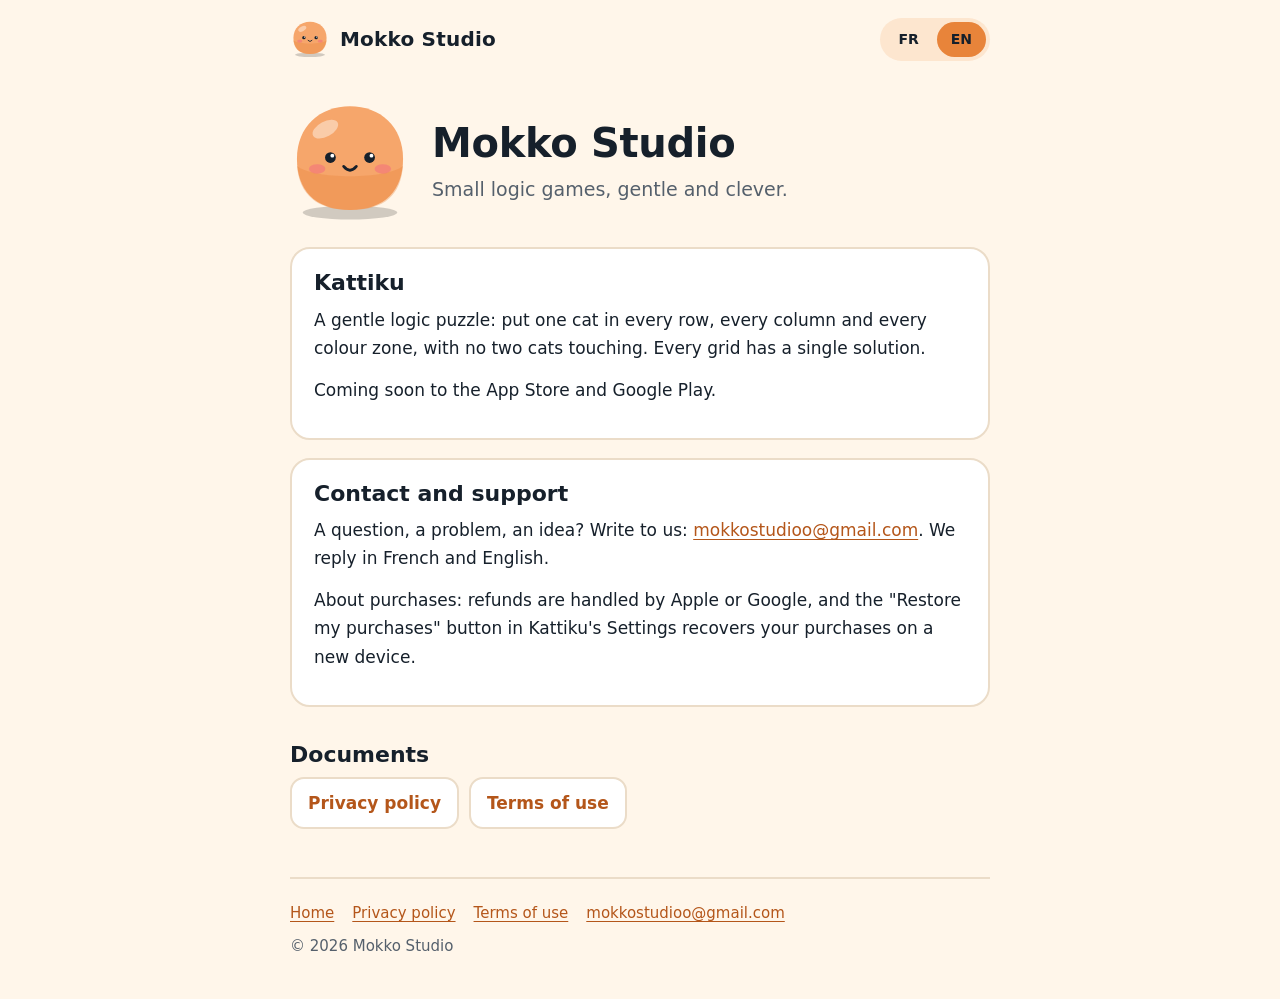
<file: index.html>
<!doctype html>
<html lang="fr" data-lang="fr">
<head>
<meta charset="utf-8">
<meta name="viewport" content="width=device-width, initial-scale=1">
<title>Mokko Studio · Kattiku</title>
<meta name="description" content="Mokko Studio fait de petits jeux de logique, doux et malins. Contact et assistance pour Kattiku.">
<meta name="color-scheme" content="light dark">
<link rel="icon" href="mokko.svg" type="image/svg+xml">
<link rel="stylesheet" href="style.css">
<script>document.documentElement.className='js';</script>
</head>
<body>
<div class="wrap">
<header class="top">
  <a class="brand" href="index.html"><img src="mokko.svg" alt="" width="40" height="40"><span>Mokko Studio</span></a>
  <div class="lang no-js-hide" role="group" aria-label="Langue / Language">
    <button type="button" data-set="fr" aria-pressed="true">FR</button>
    <button type="button" data-set="en" aria-pressed="false">EN</button>
  </div>
</header>
<main>
<div data-l="fr" lang="fr">
<div class="hero"><img src="mokko.svg" alt="" width="120" height="128"><div>
<h1>Mokko Studio</h1>
<p class="lead">De petits jeux de logique, doux et malins.</p></div></div>
<div class="card">
<h2>Kattiku</h2>
<p>Un puzzle de logique tout doux : place un chat dans chaque ligne, chaque colonne et chaque zone de couleur, sans que deux chats se touchent. Chaque grille a une seule solution.</p>
<p>Bientôt sur l'App Store et Google Play.</p>
</div>
<div class="card" id="contact">
<h2>Contact et assistance</h2>
<p>Une question, un problème, une idée ? Écris-nous : <a href="mailto:mokkostudioo@gmail.com">mokkostudioo@gmail.com</a>. Nous répondons en français et en anglais.</p>
<p>Pour un achat : les remboursements passent par Apple ou Google, et le bouton « Restaurer mes achats » dans les Réglages de Kattiku retrouve tes achats sur un nouvel appareil.</p>
</div>
<h2>Documents</h2>
<div class="links"><a href="privacy.html">Politique de confidentialité</a><a href="terms.html">Conditions d'utilisation</a></div>
</div>
<div data-l="en" lang="en">
<div class="hero"><img src="mokko.svg" alt="" width="120" height="128"><div>
<h1>Mokko Studio</h1>
<p class="lead">Small logic games, gentle and clever.</p></div></div>
<div class="card">
<h2>Kattiku</h2>
<p>A gentle logic puzzle: put one cat in every row, every column and every colour zone, with no two cats touching. Every grid has a single solution.</p>
<p>Coming soon to the App Store and Google Play.</p>
</div>
<div class="card" id="contact-en">
<h2>Contact and support</h2>
<p>A question, a problem, an idea? Write to us: <a href="mailto:mokkostudioo@gmail.com">mokkostudioo@gmail.com</a>. We reply in French and English.</p>
<p>About purchases: refunds are handled by Apple or Google, and the "Restore my purchases" button in Kattiku's Settings recovers your purchases on a new device.</p>
</div>
<h2>Documents</h2>
<div class="links"><a href="privacy.html">Privacy policy</a><a href="terms.html">Terms of use</a></div>
</div>
</main>
<footer>
  <nav>
    <a href="index.html"><span data-l="fr">Accueil</span><span data-l="en">Home</span></a>
    <a href="privacy.html"><span data-l="fr">Politique de confidentialité</span><span data-l="en">Privacy policy</span></a>
    <a href="terms.html"><span data-l="fr">Conditions d'utilisation</span><span data-l="en">Terms of use</span></a>
    <a href="mailto:mokkostudioo@gmail.com">mokkostudioo@gmail.com</a>
  </nav>
  <div>© 2026 Mokko Studio</div>
</footer>
</div>
<script>
(function () {
  var T = { fr: { t: 'Mokko Studio · Kattiku', d: 'Mokko Studio fait de petits jeux de logique, doux et malins. Contact et assistance pour Kattiku.' }, en: { t: 'Mokko Studio · Kattiku', d: 'Mokko Studio makes small logic games, gentle and clever. Contact and support for Kattiku.' } };
  var root = document.documentElement;
  var q = (location.search.match(/[?&]lang=(fr|en)/) || [])[1];
  var lang = q || (((navigator.language || 'fr').slice(0, 2) === 'fr') ? 'fr' : 'en');
  function apply(l) {
    lang = l; root.setAttribute('data-lang', l); root.lang = l;
    document.title = T[l].t;
    var m = document.querySelector('meta[name=description]'); if (m) m.setAttribute('content', T[l].d);
    var bs = document.querySelectorAll('.lang button');
    for (var i = 0; i < bs.length; i++) bs[i].setAttribute('aria-pressed', String(bs[i].getAttribute('data-set') === l));
    var as = document.querySelectorAll('a[href]');
    for (var j = 0; j < as.length; j++) {
      var h = as[j].getAttribute('href');
      if (/^(index|privacy|terms)\.html/.test(h)) { h = h.replace(/\?lang=(fr|en)/, ''); var hash = ''; var k = h.indexOf('#'); if (k >= 0) { hash = h.slice(k); h = h.slice(0, k); } as[j].setAttribute('href', h + '?lang=' + l + hash); }
    }
    try { history.replaceState(null, '', location.pathname + '?lang=' + l + location.hash); } catch (e) {}
  }
  document.addEventListener('click', function (e) { var b = e.target.closest && e.target.closest('[data-set]'); if (b) apply(b.getAttribute('data-set')); });
  apply(lang);
})();
</script>
</body>
</html>
</file>
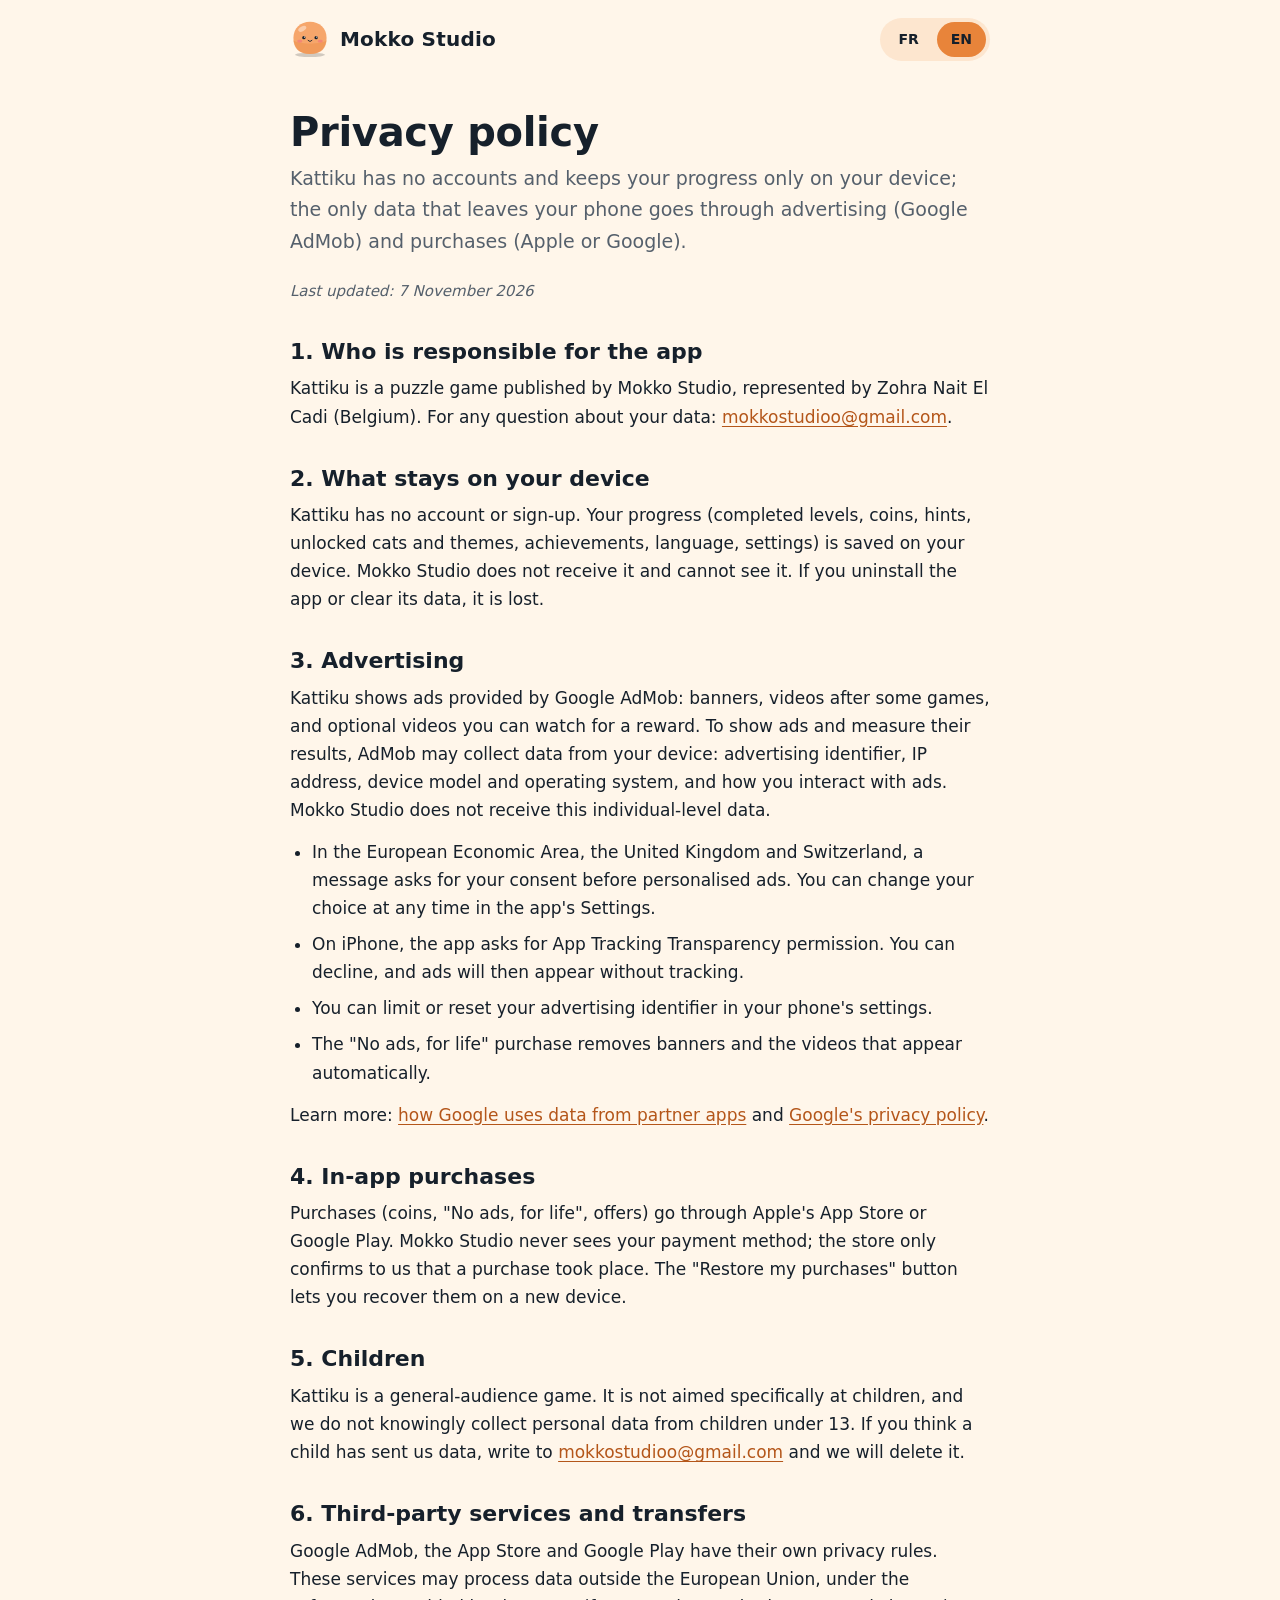
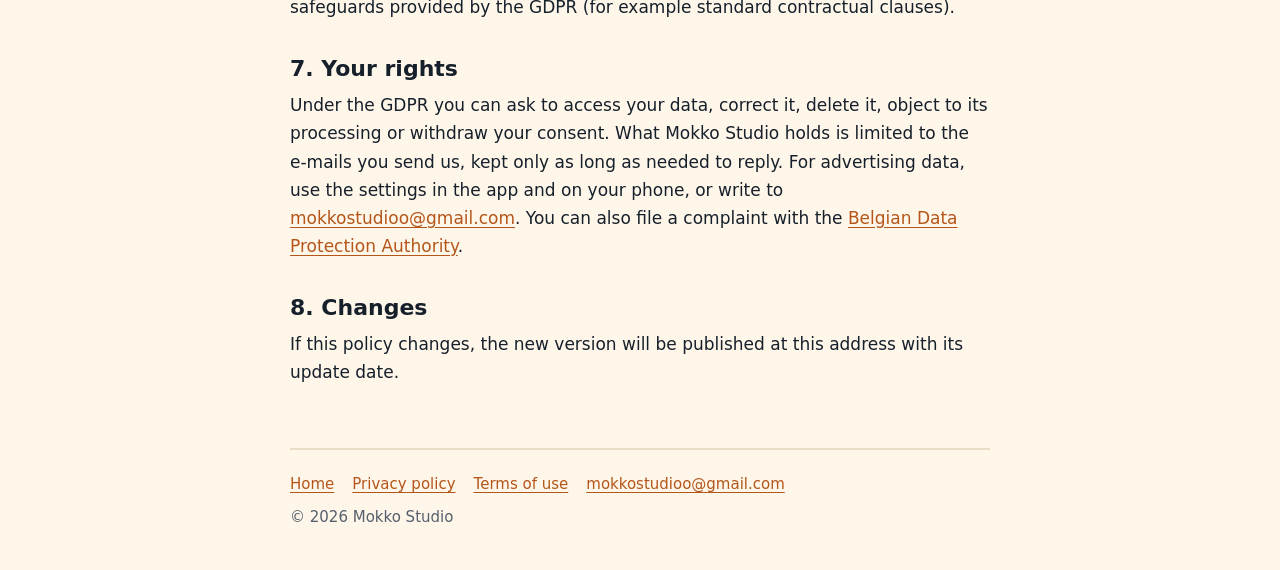
<file: privacy 1.html>
<!doctype html>
<html lang="fr" data-lang="fr">
<head>
<meta charset="utf-8">
<meta name="viewport" content="width=device-width, initial-scale=1">
<title>Politique de confidentialité · Kattiku · Mokko Studio</title>
<meta name="description" content="Politique de confidentialité de Kattiku, édité par Mokko Studio : données, publicités, achats et droits RGPD.">
<meta name="color-scheme" content="light dark">
<link rel="icon" href="mokko.svg" type="image/svg+xml">
<link rel="stylesheet" href="style.css">
<script>document.documentElement.className='js';</script>
</head>
<body>
<div class="wrap">
<header class="top">
  <a class="brand" href="index.html"><img src="mokko.svg" alt="" width="40" height="40"><span>Mokko Studio</span></a>
  <div class="lang no-js-hide" role="group" aria-label="Langue / Language">
    <button type="button" data-set="fr" aria-pressed="true">FR</button>
    <button type="button" data-set="en" aria-pressed="false">EN</button>
  </div>
</header>
<main>
<div data-l="fr" lang="fr">
<h1>Politique de confidentialité</h1>
<p class="lead">Kattiku ne demande aucun compte et garde ta progression uniquement sur ton appareil ; les seules données qui sortent de ton téléphone passent par la publicité (Google AdMob) et les achats (Apple ou Google).</p>
<p class="updated">Dernière mise à jour : 7 novembre 2026</p>
<h2>1. Qui est responsable de l'appli</h2>
<p>Kattiku est un jeu de puzzle édité par Mokko Studio, représenté par Zohra Nait El Cadi (Belgique). Pour toute question sur tes données : <a href="mailto:mokkostudioo@gmail.com">mokkostudioo@gmail.com</a>.</p>
<h2>2. Ce qui reste sur ton appareil</h2>
<p>Kattiku n'a ni compte ni inscription. Ta progression (niveaux réussis, pièces, indices, chats et thèmes débloqués, succès, langue, réglages) est enregistrée sur ton appareil. Mokko Studio ne la reçoit pas et ne peut pas la consulter. Si tu désinstalles l'appli ou effaces ses données, elle est perdue.</p>
<h2>3. Publicités</h2>
<p>Kattiku affiche des publicités fournies par Google AdMob : des bannières, des vidéos après certaines parties et des vidéos facultatives contre une récompense. Pour les afficher et mesurer leurs résultats, AdMob peut collecter des données de ton appareil : identifiant publicitaire, adresse IP, modèle et système de l'appareil, interactions avec les pubs. Mokko Studio ne reçoit pas ces données individuelles.</p>
<ul>
<li>Dans l'Espace économique européen, au Royaume-Uni et en Suisse, un message te demande ton accord avant les pubs personnalisées. Tu peux changer d'avis à tout moment dans les Réglages de l'appli.</li>
<li>Sur iPhone, l'appli te demande l'autorisation de suivi (ATT). Tu peux refuser : les pubs s'affichent alors sans suivi.</li>
<li>Tu peux limiter ou réinitialiser l'identifiant publicitaire dans les réglages de ton téléphone.</li>
<li>L'achat « Sans pubs à vie » supprime les bannières et les vidéos qui s'affichent automatiquement.</li>
</ul>
<p>Pour en savoir plus : <a href="https://policies.google.com/technologies/partner-sites" rel="noopener">comment Google utilise les données des applis partenaires</a> et la <a href="https://policies.google.com/privacy" rel="noopener">politique de confidentialité de Google</a>.</p>
<h2>4. Achats intégrés</h2>
<p>Les achats (pièces, « Sans pubs à vie », offres) passent par l'App Store d'Apple ou par Google Play. Mokko Studio ne voit jamais ton moyen de paiement ; le store nous confirme seulement qu'un achat a eu lieu. Le bouton « Restaurer mes achats » te permet de les retrouver sur un nouvel appareil.</p>
<h2>5. Enfants</h2>
<p>Kattiku est un jeu tout public. Il ne s'adresse pas spécifiquement aux enfants et nous ne collectons sciemment aucune donnée personnelle sur des enfants de moins de 13 ans. Si tu penses qu'un enfant nous a transmis des données, écris-nous à <a href="mailto:mokkostudioo@gmail.com">mokkostudioo@gmail.com</a> et nous les supprimerons.</p>
<h2>6. Services tiers et transferts</h2>
<p>Google AdMob, l'App Store et Google Play ont leurs propres règles de confidentialité. Ces services peuvent traiter des données en dehors de l'Union européenne, avec les garanties prévues par le RGPD (par exemple les clauses contractuelles types).</p>
<h2>7. Tes droits</h2>
<p>Selon le RGPD, tu peux demander l'accès à tes données, leur correction, leur effacement, t'opposer à leur traitement ou retirer ton consentement. Ce que Mokko Studio détient se limite aux e-mails que tu nous envoies, conservés le temps de te répondre. Pour les données de publicité, utilise les réglages de l'appli et de ton téléphone, ou écris à <a href="mailto:mokkostudioo@gmail.com">mokkostudioo@gmail.com</a>. Tu peux aussi déposer une réclamation auprès de l'<a href="https://www.autoriteprotectiondonnees.be" rel="noopener">Autorité de protection des données belge</a>.</p>
<h2>8. Modifications</h2>
<p>Si cette politique change, la nouvelle version sera publiée à cette adresse avec sa date de mise à jour.</p>
</div>
<div data-l="en" lang="en">
<h1>Privacy policy</h1>
<p class="lead">Kattiku has no accounts and keeps your progress only on your device; the only data that leaves your phone goes through advertising (Google AdMob) and purchases (Apple or Google).</p>
<p class="updated">Last updated: 7 November 2026</p>
<h2>1. Who is responsible for the app</h2>
<p>Kattiku is a puzzle game published by Mokko Studio, represented by Zohra Nait El Cadi (Belgium). For any question about your data: <a href="mailto:mokkostudioo@gmail.com">mokkostudioo@gmail.com</a>.</p>
<h2>2. What stays on your device</h2>
<p>Kattiku has no account or sign-up. Your progress (completed levels, coins, hints, unlocked cats and themes, achievements, language, settings) is saved on your device. Mokko Studio does not receive it and cannot see it. If you uninstall the app or clear its data, it is lost.</p>
<h2>3. Advertising</h2>
<p>Kattiku shows ads provided by Google AdMob: banners, videos after some games, and optional videos you can watch for a reward. To show ads and measure their results, AdMob may collect data from your device: advertising identifier, IP address, device model and operating system, and how you interact with ads. Mokko Studio does not receive this individual-level data.</p>
<ul>
<li>In the European Economic Area, the United Kingdom and Switzerland, a message asks for your consent before personalised ads. You can change your choice at any time in the app's Settings.</li>
<li>On iPhone, the app asks for App Tracking Transparency permission. You can decline, and ads will then appear without tracking.</li>
<li>You can limit or reset your advertising identifier in your phone's settings.</li>
<li>The "No ads, for life" purchase removes banners and the videos that appear automatically.</li>
</ul>
<p>Learn more: <a href="https://policies.google.com/technologies/partner-sites" rel="noopener">how Google uses data from partner apps</a> and <a href="https://policies.google.com/privacy" rel="noopener">Google's privacy policy</a>.</p>
<h2>4. In-app purchases</h2>
<p>Purchases (coins, "No ads, for life", offers) go through Apple's App Store or Google Play. Mokko Studio never sees your payment method; the store only confirms to us that a purchase took place. The "Restore my purchases" button lets you recover them on a new device.</p>
<h2>5. Children</h2>
<p>Kattiku is a general-audience game. It is not aimed specifically at children, and we do not knowingly collect personal data from children under 13. If you think a child has sent us data, write to <a href="mailto:mokkostudioo@gmail.com">mokkostudioo@gmail.com</a> and we will delete it.</p>
<h2>6. Third-party services and transfers</h2>
<p>Google AdMob, the App Store and Google Play have their own privacy rules. These services may process data outside the European Union, under the safeguards provided by the GDPR (for example standard contractual clauses).</p>
<h2>7. Your rights</h2>
<p>Under the GDPR you can ask to access your data, correct it, delete it, object to its processing or withdraw your consent. What Mokko Studio holds is limited to the e-mails you send us, kept only as long as needed to reply. For advertising data, use the settings in the app and on your phone, or write to <a href="mailto:mokkostudioo@gmail.com">mokkostudioo@gmail.com</a>. You can also file a complaint with the <a href="https://www.autoriteprotectiondonnees.be" rel="noopener">Belgian Data Protection Authority</a>.</p>
<h2>8. Changes</h2>
<p>If this policy changes, the new version will be published at this address with its update date.</p>
</div>
</main>
<footer>
  <nav>
    <a href="index.html"><span data-l="fr">Accueil</span><span data-l="en">Home</span></a>
    <a href="privacy.html"><span data-l="fr">Politique de confidentialité</span><span data-l="en">Privacy policy</span></a>
    <a href="terms.html"><span data-l="fr">Conditions d'utilisation</span><span data-l="en">Terms of use</span></a>
    <a href="mailto:mokkostudioo@gmail.com">mokkostudioo@gmail.com</a>
  </nav>
  <div>© 2026 Mokko Studio</div>
</footer>
</div>
<script>
(function () {
  var T = { fr: { t: 'Politique de confidentialité · Kattiku · Mokko Studio', d: 'Politique de confidentialité de Kattiku, édité par Mokko Studio : données, publicités, achats et droits RGPD.' }, en: { t: 'Privacy policy · Kattiku · Mokko Studio', d: 'Privacy policy for Kattiku, published by Mokko Studio: data, ads, purchases and GDPR rights.' } };
  var root = document.documentElement;
  var q = (location.search.match(/[?&]lang=(fr|en)/) || [])[1];
  var lang = q || (((navigator.language || 'fr').slice(0, 2) === 'fr') ? 'fr' : 'en');
  function apply(l) {
    lang = l; root.setAttribute('data-lang', l); root.lang = l;
    document.title = T[l].t;
    var m = document.querySelector('meta[name=description]'); if (m) m.setAttribute('content', T[l].d);
    var bs = document.querySelectorAll('.lang button');
    for (var i = 0; i < bs.length; i++) bs[i].setAttribute('aria-pressed', String(bs[i].getAttribute('data-set') === l));
    var as = document.querySelectorAll('a[href]');
    for (var j = 0; j < as.length; j++) {
      var h = as[j].getAttribute('href');
      if (/^(index|privacy|terms)\.html/.test(h)) { h = h.replace(/\?lang=(fr|en)/, ''); var hash = ''; var k = h.indexOf('#'); if (k >= 0) { hash = h.slice(k); h = h.slice(0, k); } as[j].setAttribute('href', h + '?lang=' + l + hash); }
    }
    try { history.replaceState(null, '', location.pathname + '?lang=' + l + location.hash); } catch (e) {}
  }
  document.addEventListener('click', function (e) { var b = e.target.closest && e.target.closest('[data-set]'); if (b) apply(b.getAttribute('data-set')); });
  apply(lang);
})();
</script>
</body>
</html>
</file>
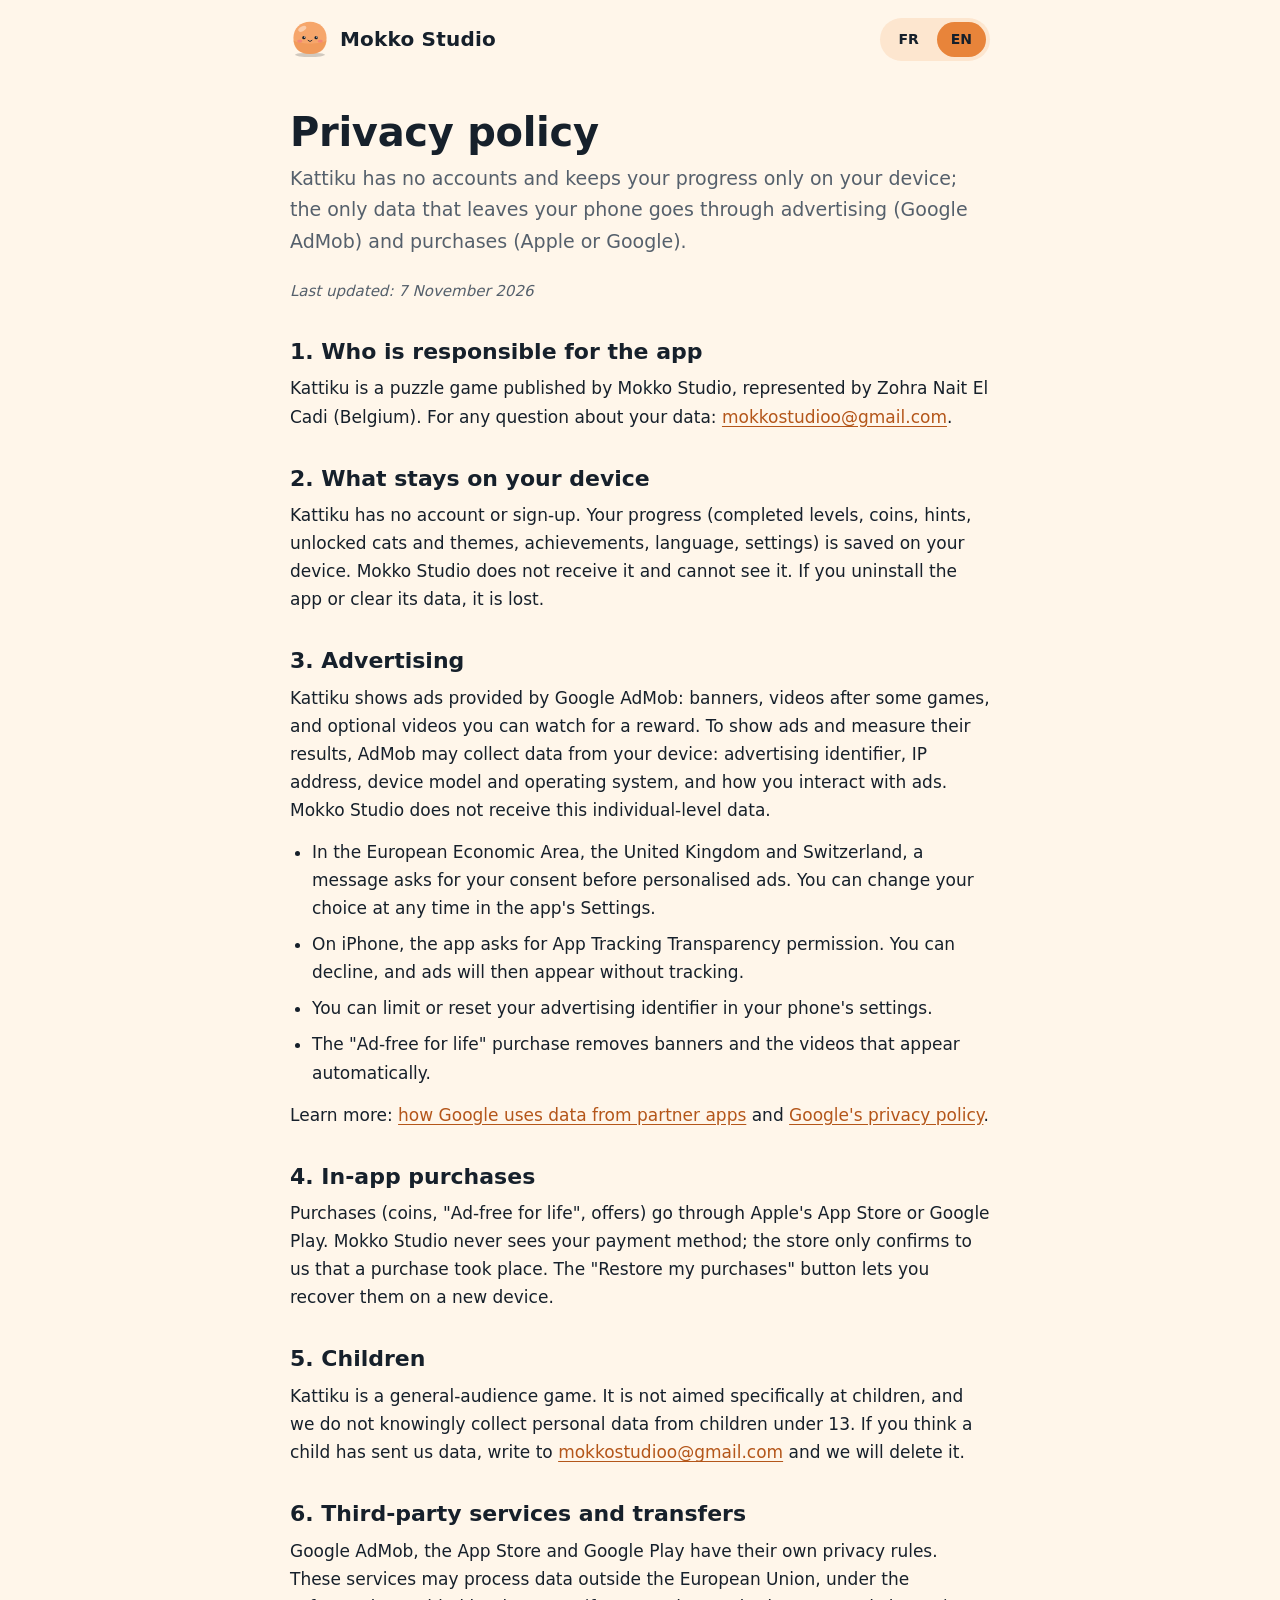
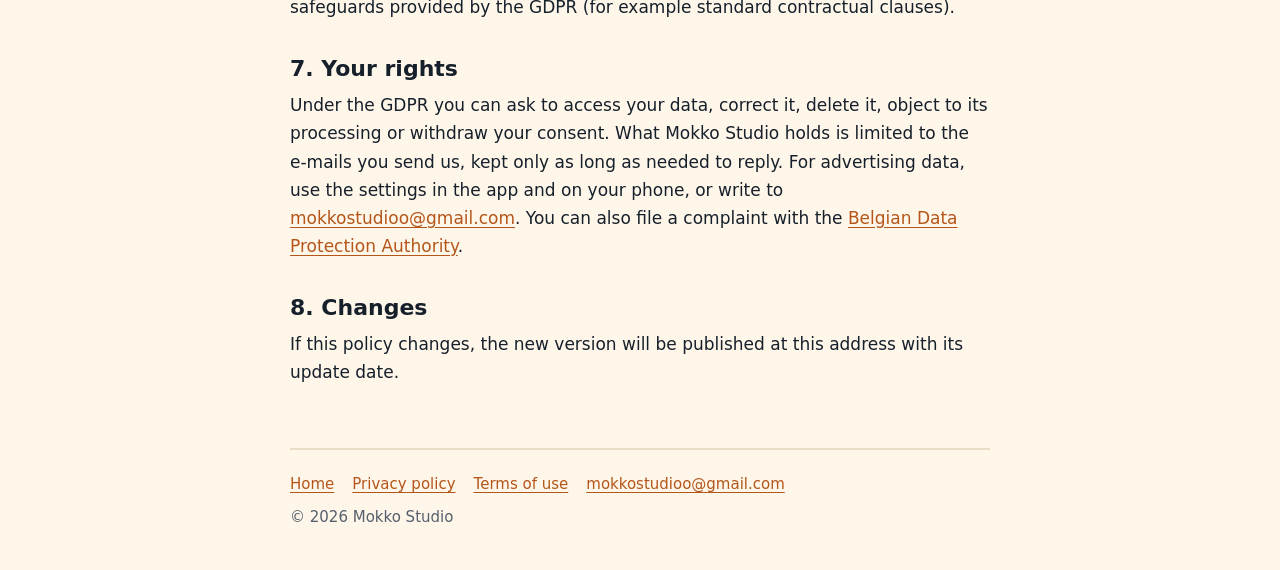
<file: privacy.html>
<!doctype html>
<html lang="fr" data-lang="fr">
<head>
<meta charset="utf-8">
<meta name="viewport" content="width=device-width, initial-scale=1">
<title>Politique de confidentialité · Kattiku · Mokko Studio</title>
<meta name="description" content="Politique de confidentialité de Kattiku, édité par Mokko Studio : données, publicités, achats et droits RGPD.">
<meta name="color-scheme" content="light dark">
<link rel="icon" href="mokko.svg" type="image/svg+xml">
<link rel="stylesheet" href="style.css">
<script>document.documentElement.className='js';</script>
</head>
<body>
<div class="wrap">
<header class="top">
  <a class="brand" href="index.html"><img src="mokko.svg" alt="" width="40" height="40"><span>Mokko Studio</span></a>
  <div class="lang no-js-hide" role="group" aria-label="Langue / Language">
    <button type="button" data-set="fr" aria-pressed="true">FR</button>
    <button type="button" data-set="en" aria-pressed="false">EN</button>
  </div>
</header>
<main>
<div data-l="fr" lang="fr">
<h1>Politique de confidentialité</h1>
<p class="lead">Kattiku ne demande aucun compte et garde ta progression uniquement sur ton appareil ; les seules données qui sortent de ton téléphone passent par la publicité (Google AdMob) et les achats (Apple ou Google).</p>
<p class="updated">Dernière mise à jour : 7 novembre 2026</p>
<h2>1. Qui est responsable de l'appli</h2>
<p>Kattiku est un jeu de puzzle édité par Mokko Studio, représenté par Zohra Nait El Cadi (Belgique). Pour toute question sur tes données : <a href="mailto:mokkostudioo@gmail.com">mokkostudioo@gmail.com</a>.</p>
<h2>2. Ce qui reste sur ton appareil</h2>
<p>Kattiku n'a ni compte ni inscription. Ta progression (niveaux réussis, pièces, indices, chats et thèmes débloqués, succès, langue, réglages) est enregistrée sur ton appareil. Mokko Studio ne la reçoit pas et ne peut pas la consulter. Si tu désinstalles l'appli ou effaces ses données, elle est perdue.</p>
<h2>3. Publicités</h2>
<p>Kattiku affiche des publicités fournies par Google AdMob : des bannières, des vidéos après certaines parties et des vidéos facultatives contre une récompense. Pour les afficher et mesurer leurs résultats, AdMob peut collecter des données de ton appareil : identifiant publicitaire, adresse IP, modèle et système de l'appareil, interactions avec les pubs. Mokko Studio ne reçoit pas ces données individuelles.</p>
<ul>
<li>Dans l'Espace économique européen, au Royaume-Uni et en Suisse, un message te demande ton accord avant les pubs personnalisées. Tu peux changer d'avis à tout moment dans les Réglages de l'appli.</li>
<li>Sur iPhone, l'appli te demande l'autorisation de suivi (ATT). Tu peux refuser : les pubs s'affichent alors sans suivi.</li>
<li>Tu peux limiter ou réinitialiser l'identifiant publicitaire dans les réglages de ton téléphone.</li>
<li>L'achat « Sans pubs à vie » supprime les bannières et les vidéos qui s'affichent automatiquement.</li>
</ul>
<p>Pour en savoir plus : <a href="https://policies.google.com/technologies/partner-sites" rel="noopener">comment Google utilise les données des applis partenaires</a> et la <a href="https://policies.google.com/privacy" rel="noopener">politique de confidentialité de Google</a>.</p>
<h2>4. Achats intégrés</h2>
<p>Les achats (pièces, « Sans pubs à vie », offres) passent par l'App Store d'Apple ou par Google Play. Mokko Studio ne voit jamais ton moyen de paiement ; le store nous confirme seulement qu'un achat a eu lieu. Le bouton « Restaurer mes achats » te permet de les retrouver sur un nouvel appareil.</p>
<h2>5. Enfants</h2>
<p>Kattiku est un jeu tout public. Il ne s'adresse pas spécifiquement aux enfants et nous ne collectons sciemment aucune donnée personnelle sur des enfants de moins de 13 ans. Si tu penses qu'un enfant nous a transmis des données, écris-nous à <a href="mailto:mokkostudioo@gmail.com">mokkostudioo@gmail.com</a> et nous les supprimerons.</p>
<h2>6. Services tiers et transferts</h2>
<p>Google AdMob, l'App Store et Google Play ont leurs propres règles de confidentialité. Ces services peuvent traiter des données en dehors de l'Union européenne, avec les garanties prévues par le RGPD (par exemple les clauses contractuelles types).</p>
<h2>7. Tes droits</h2>
<p>Selon le RGPD, tu peux demander l'accès à tes données, leur correction, leur effacement, t'opposer à leur traitement ou retirer ton consentement. Ce que Mokko Studio détient se limite aux e-mails que tu nous envoies, conservés le temps de te répondre. Pour les données de publicité, utilise les réglages de l'appli et de ton téléphone, ou écris à <a href="mailto:mokkostudioo@gmail.com">mokkostudioo@gmail.com</a>. Tu peux aussi déposer une réclamation auprès de l'<a href="https://www.autoriteprotectiondonnees.be" rel="noopener">Autorité de protection des données belge</a>.</p>
<h2>8. Modifications</h2>
<p>Si cette politique change, la nouvelle version sera publiée à cette adresse avec sa date de mise à jour.</p>
</div>
<div data-l="en" lang="en">
<h1>Privacy policy</h1>
<p class="lead">Kattiku has no accounts and keeps your progress only on your device; the only data that leaves your phone goes through advertising (Google AdMob) and purchases (Apple or Google).</p>
<p class="updated">Last updated: 7 November 2026</p>
<h2>1. Who is responsible for the app</h2>
<p>Kattiku is a puzzle game published by Mokko Studio, represented by Zohra Nait El Cadi (Belgium). For any question about your data: <a href="mailto:mokkostudioo@gmail.com">mokkostudioo@gmail.com</a>.</p>
<h2>2. What stays on your device</h2>
<p>Kattiku has no account or sign-up. Your progress (completed levels, coins, hints, unlocked cats and themes, achievements, language, settings) is saved on your device. Mokko Studio does not receive it and cannot see it. If you uninstall the app or clear its data, it is lost.</p>
<h2>3. Advertising</h2>
<p>Kattiku shows ads provided by Google AdMob: banners, videos after some games, and optional videos you can watch for a reward. To show ads and measure their results, AdMob may collect data from your device: advertising identifier, IP address, device model and operating system, and how you interact with ads. Mokko Studio does not receive this individual-level data.</p>
<ul>
<li>In the European Economic Area, the United Kingdom and Switzerland, a message asks for your consent before personalised ads. You can change your choice at any time in the app's Settings.</li>
<li>On iPhone, the app asks for App Tracking Transparency permission. You can decline, and ads will then appear without tracking.</li>
<li>You can limit or reset your advertising identifier in your phone's settings.</li>
<li>The "Ad-free for life" purchase removes banners and the videos that appear automatically.</li>
</ul>
<p>Learn more: <a href="https://policies.google.com/technologies/partner-sites" rel="noopener">how Google uses data from partner apps</a> and <a href="https://policies.google.com/privacy" rel="noopener">Google's privacy policy</a>.</p>
<h2>4. In-app purchases</h2>
<p>Purchases (coins, "Ad-free for life", offers) go through Apple's App Store or Google Play. Mokko Studio never sees your payment method; the store only confirms to us that a purchase took place. The "Restore my purchases" button lets you recover them on a new device.</p>
<h2>5. Children</h2>
<p>Kattiku is a general-audience game. It is not aimed specifically at children, and we do not knowingly collect personal data from children under 13. If you think a child has sent us data, write to <a href="mailto:mokkostudioo@gmail.com">mokkostudioo@gmail.com</a> and we will delete it.</p>
<h2>6. Third-party services and transfers</h2>
<p>Google AdMob, the App Store and Google Play have their own privacy rules. These services may process data outside the European Union, under the safeguards provided by the GDPR (for example standard contractual clauses).</p>
<h2>7. Your rights</h2>
<p>Under the GDPR you can ask to access your data, correct it, delete it, object to its processing or withdraw your consent. What Mokko Studio holds is limited to the e-mails you send us, kept only as long as needed to reply. For advertising data, use the settings in the app and on your phone, or write to <a href="mailto:mokkostudioo@gmail.com">mokkostudioo@gmail.com</a>. You can also file a complaint with the <a href="https://www.autoriteprotectiondonnees.be" rel="noopener">Belgian Data Protection Authority</a>.</p>
<h2>8. Changes</h2>
<p>If this policy changes, the new version will be published at this address with its update date.</p>
</div>
</main>
<footer>
  <nav>
    <a href="index.html"><span data-l="fr">Accueil</span><span data-l="en">Home</span></a>
    <a href="privacy.html"><span data-l="fr">Politique de confidentialité</span><span data-l="en">Privacy policy</span></a>
    <a href="terms.html"><span data-l="fr">Conditions d'utilisation</span><span data-l="en">Terms of use</span></a>
    <a href="mailto:mokkostudioo@gmail.com">mokkostudioo@gmail.com</a>
  </nav>
  <div>© 2026 Mokko Studio</div>
</footer>
</div>
<script>
(function () {
  var T = { fr: { t: 'Politique de confidentialité · Kattiku · Mokko Studio', d: 'Politique de confidentialité de Kattiku, édité par Mokko Studio : données, publicités, achats et droits RGPD.' }, en: { t: 'Privacy policy · Kattiku · Mokko Studio', d: 'Privacy policy for Kattiku, published by Mokko Studio: data, ads, purchases and GDPR rights.' } };
  var root = document.documentElement;
  var q = (location.search.match(/[?&]lang=(fr|en)/) || [])[1];
  var lang = q || (((navigator.language || 'fr').slice(0, 2) === 'fr') ? 'fr' : 'en');
  function apply(l) {
    lang = l; root.setAttribute('data-lang', l); root.lang = l;
    document.title = T[l].t;
    var m = document.querySelector('meta[name=description]'); if (m) m.setAttribute('content', T[l].d);
    var bs = document.querySelectorAll('.lang button');
    for (var i = 0; i < bs.length; i++) bs[i].setAttribute('aria-pressed', String(bs[i].getAttribute('data-set') === l));
    var as = document.querySelectorAll('a[href]');
    for (var j = 0; j < as.length; j++) {
      var h = as[j].getAttribute('href');
      if (/^(index|privacy|terms)\.html/.test(h)) { h = h.replace(/\?lang=(fr|en)/, ''); var hash = ''; var k = h.indexOf('#'); if (k >= 0) { hash = h.slice(k); h = h.slice(0, k); } as[j].setAttribute('href', h + '?lang=' + l + hash); }
    }
    try { history.replaceState(null, '', location.pathname + '?lang=' + l + location.hash); } catch (e) {}
  }
  document.addEventListener('click', function (e) { var b = e.target.closest && e.target.closest('[data-set]'); if (b) apply(b.getAttribute('data-set')); });
  apply(lang);
})();
</script>
</body>
</html>
</file>
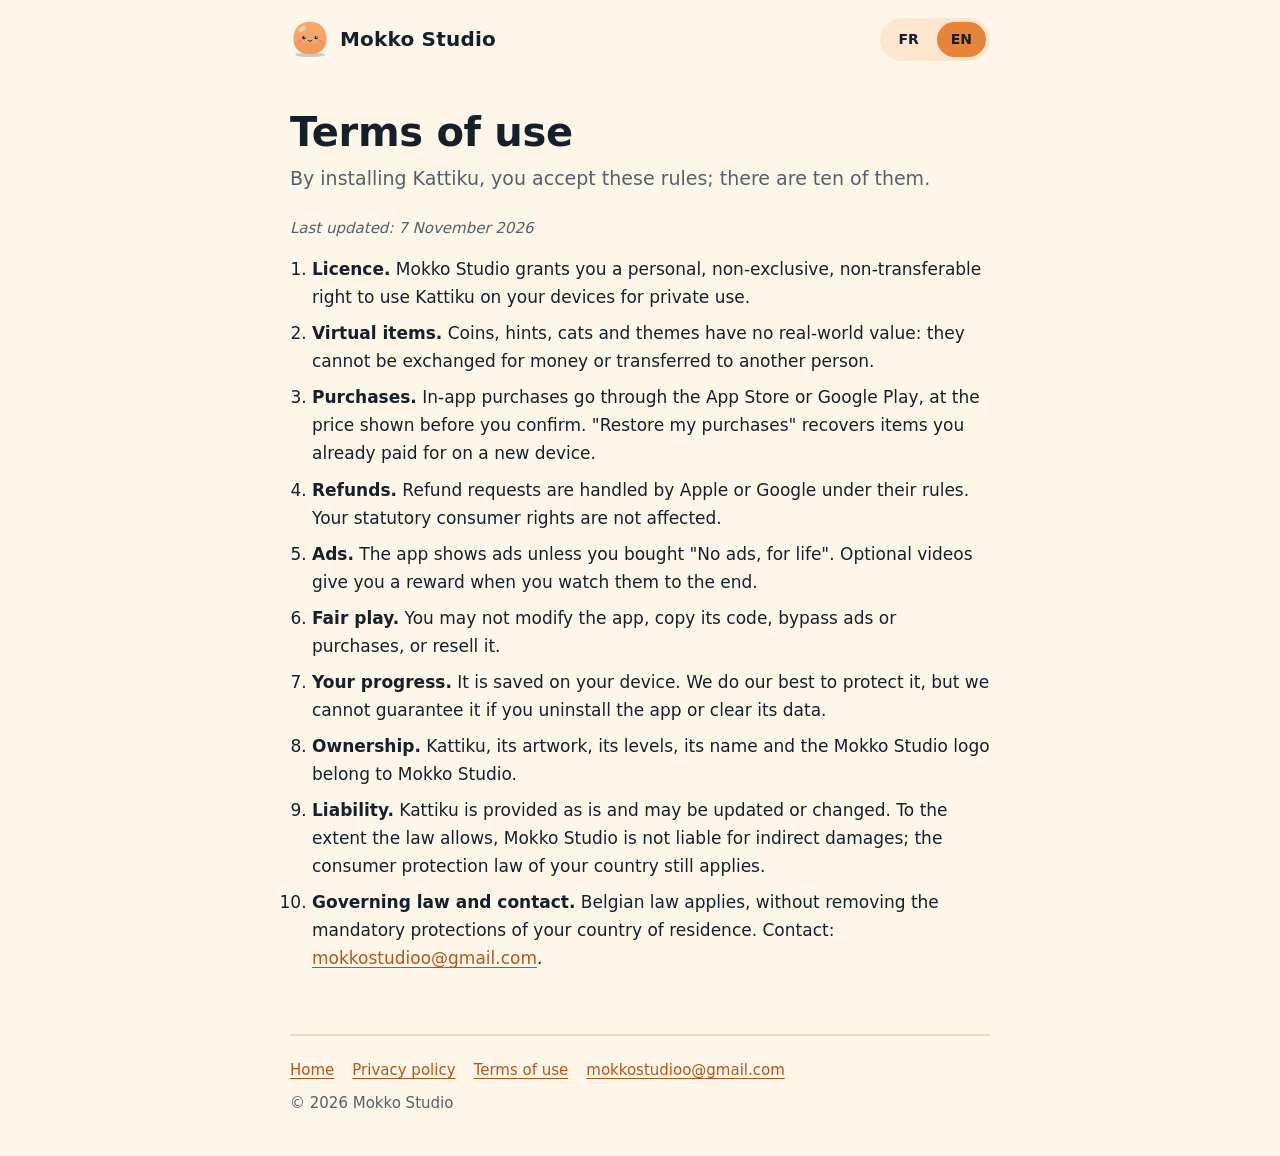
<file: terms 1.html>
<!doctype html>
<html lang="fr" data-lang="fr">
<head>
<meta charset="utf-8">
<meta name="viewport" content="width=device-width, initial-scale=1">
<title>Conditions d'utilisation · Kattiku · Mokko Studio</title>
<meta name="description" content="Conditions d&#x27;utilisation de Kattiku, édité par Mokko Studio.">
<meta name="color-scheme" content="light dark">
<link rel="icon" href="mokko.svg" type="image/svg+xml">
<link rel="stylesheet" href="style.css">
<script>document.documentElement.className='js';</script>
</head>
<body>
<div class="wrap">
<header class="top">
  <a class="brand" href="index.html"><img src="mokko.svg" alt="" width="40" height="40"><span>Mokko Studio</span></a>
  <div class="lang no-js-hide" role="group" aria-label="Langue / Language">
    <button type="button" data-set="fr" aria-pressed="true">FR</button>
    <button type="button" data-set="en" aria-pressed="false">EN</button>
  </div>
</header>
<main>
<div data-l="fr" lang="fr">
<h1>Conditions d'utilisation</h1>
<p class="lead">En installant Kattiku, tu acceptes ces règles ; elles tiennent en dix points.</p>
<p class="updated">Dernière mise à jour : 7 novembre 2026</p>
<ol>
<li><strong>Licence.</strong> Mokko Studio te donne le droit personnel, non exclusif et non transférable d'utiliser Kattiku sur tes appareils, pour un usage privé.</li>
<li><strong>Objets virtuels.</strong> Les pièces, indices, chats et thèmes n'ont aucune valeur réelle : ils ne s'échangent pas contre de l'argent et ne se transfèrent pas à une autre personne.</li>
<li><strong>Achats.</strong> Les achats intégrés passent par l'App Store ou Google Play, au prix affiché avant la confirmation. Le bouton « Restaurer mes achats » retrouve ceux déjà payés sur un nouvel appareil.</li>
<li><strong>Remboursements.</strong> Les demandes de remboursement sont traitées par Apple ou Google, selon leurs règles. Tes droits de consommateur légaux restent inchangés.</li>
<li><strong>Publicités.</strong> L'appli affiche des pubs, sauf si tu as acheté « Sans pubs à vie ». Les vidéos facultatives te donnent une récompense quand tu les regardes jusqu'au bout.</li>
<li><strong>Fair-play.</strong> Il est interdit de modifier l'appli, de copier son code, de contourner les pubs ou les achats, ou de la revendre.</li>
<li><strong>Ta progression.</strong> Elle est enregistrée sur ton appareil. Nous faisons de notre mieux pour la protéger, mais nous ne pouvons pas la garantir si tu désinstalles l'appli ou effaces ses données.</li>
<li><strong>Propriété.</strong> Kattiku, ses illustrations, ses niveaux, son nom et le logo de Mokko Studio appartiennent à Mokko Studio.</li>
<li><strong>Responsabilité.</strong> Kattiku est fourni tel quel et peut être mis à jour ou modifié. Dans la mesure permise par la loi, Mokko Studio n'est pas responsable des dommages indirects ; la loi protectrice du consommateur de ton pays reste applicable.</li>
<li><strong>Droit applicable et contact.</strong> Le droit belge s'applique, sans retirer les protections obligatoires de ton pays de résidence. Contact : <a href="mailto:mokkostudioo@gmail.com">mokkostudioo@gmail.com</a>.</li>
</ol>
</div>
<div data-l="en" lang="en">
<h1>Terms of use</h1>
<p class="lead">By installing Kattiku, you accept these rules; there are ten of them.</p>
<p class="updated">Last updated: 7 November 2026</p>
<ol>
<li><strong>Licence.</strong> Mokko Studio grants you a personal, non-exclusive, non-transferable right to use Kattiku on your devices for private use.</li>
<li><strong>Virtual items.</strong> Coins, hints, cats and themes have no real-world value: they cannot be exchanged for money or transferred to another person.</li>
<li><strong>Purchases.</strong> In-app purchases go through the App Store or Google Play, at the price shown before you confirm. "Restore my purchases" recovers items you already paid for on a new device.</li>
<li><strong>Refunds.</strong> Refund requests are handled by Apple or Google under their rules. Your statutory consumer rights are not affected.</li>
<li><strong>Ads.</strong> The app shows ads unless you bought "No ads, for life". Optional videos give you a reward when you watch them to the end.</li>
<li><strong>Fair play.</strong> You may not modify the app, copy its code, bypass ads or purchases, or resell it.</li>
<li><strong>Your progress.</strong> It is saved on your device. We do our best to protect it, but we cannot guarantee it if you uninstall the app or clear its data.</li>
<li><strong>Ownership.</strong> Kattiku, its artwork, its levels, its name and the Mokko Studio logo belong to Mokko Studio.</li>
<li><strong>Liability.</strong> Kattiku is provided as is and may be updated or changed. To the extent the law allows, Mokko Studio is not liable for indirect damages; the consumer protection law of your country still applies.</li>
<li><strong>Governing law and contact.</strong> Belgian law applies, without removing the mandatory protections of your country of residence. Contact: <a href="mailto:mokkostudioo@gmail.com">mokkostudioo@gmail.com</a>.</li>
</ol>
</div>
</main>
<footer>
  <nav>
    <a href="index.html"><span data-l="fr">Accueil</span><span data-l="en">Home</span></a>
    <a href="privacy.html"><span data-l="fr">Politique de confidentialité</span><span data-l="en">Privacy policy</span></a>
    <a href="terms.html"><span data-l="fr">Conditions d'utilisation</span><span data-l="en">Terms of use</span></a>
    <a href="mailto:mokkostudioo@gmail.com">mokkostudioo@gmail.com</a>
  </nav>
  <div>© 2026 Mokko Studio</div>
</footer>
</div>
<script>
(function () {
  var T = { fr: { t: "Conditions d'utilisation · Kattiku · Mokko Studio", d: 'Conditions d&#x27;utilisation de Kattiku, édité par Mokko Studio.' }, en: { t: 'Terms of use · Kattiku · Mokko Studio', d: 'Terms of use for Kattiku, published by Mokko Studio.' } };
  var root = document.documentElement;
  var q = (location.search.match(/[?&]lang=(fr|en)/) || [])[1];
  var lang = q || (((navigator.language || 'fr').slice(0, 2) === 'fr') ? 'fr' : 'en');
  function apply(l) {
    lang = l; root.setAttribute('data-lang', l); root.lang = l;
    document.title = T[l].t;
    var m = document.querySelector('meta[name=description]'); if (m) m.setAttribute('content', T[l].d);
    var bs = document.querySelectorAll('.lang button');
    for (var i = 0; i < bs.length; i++) bs[i].setAttribute('aria-pressed', String(bs[i].getAttribute('data-set') === l));
    var as = document.querySelectorAll('a[href]');
    for (var j = 0; j < as.length; j++) {
      var h = as[j].getAttribute('href');
      if (/^(index|privacy|terms)\.html/.test(h)) { h = h.replace(/\?lang=(fr|en)/, ''); var hash = ''; var k = h.indexOf('#'); if (k >= 0) { hash = h.slice(k); h = h.slice(0, k); } as[j].setAttribute('href', h + '?lang=' + l + hash); }
    }
    try { history.replaceState(null, '', location.pathname + '?lang=' + l + location.hash); } catch (e) {}
  }
  document.addEventListener('click', function (e) { var b = e.target.closest && e.target.closest('[data-set]'); if (b) apply(b.getAttribute('data-set')); });
  apply(lang);
})();
</script>
</body>
</html>
</file>
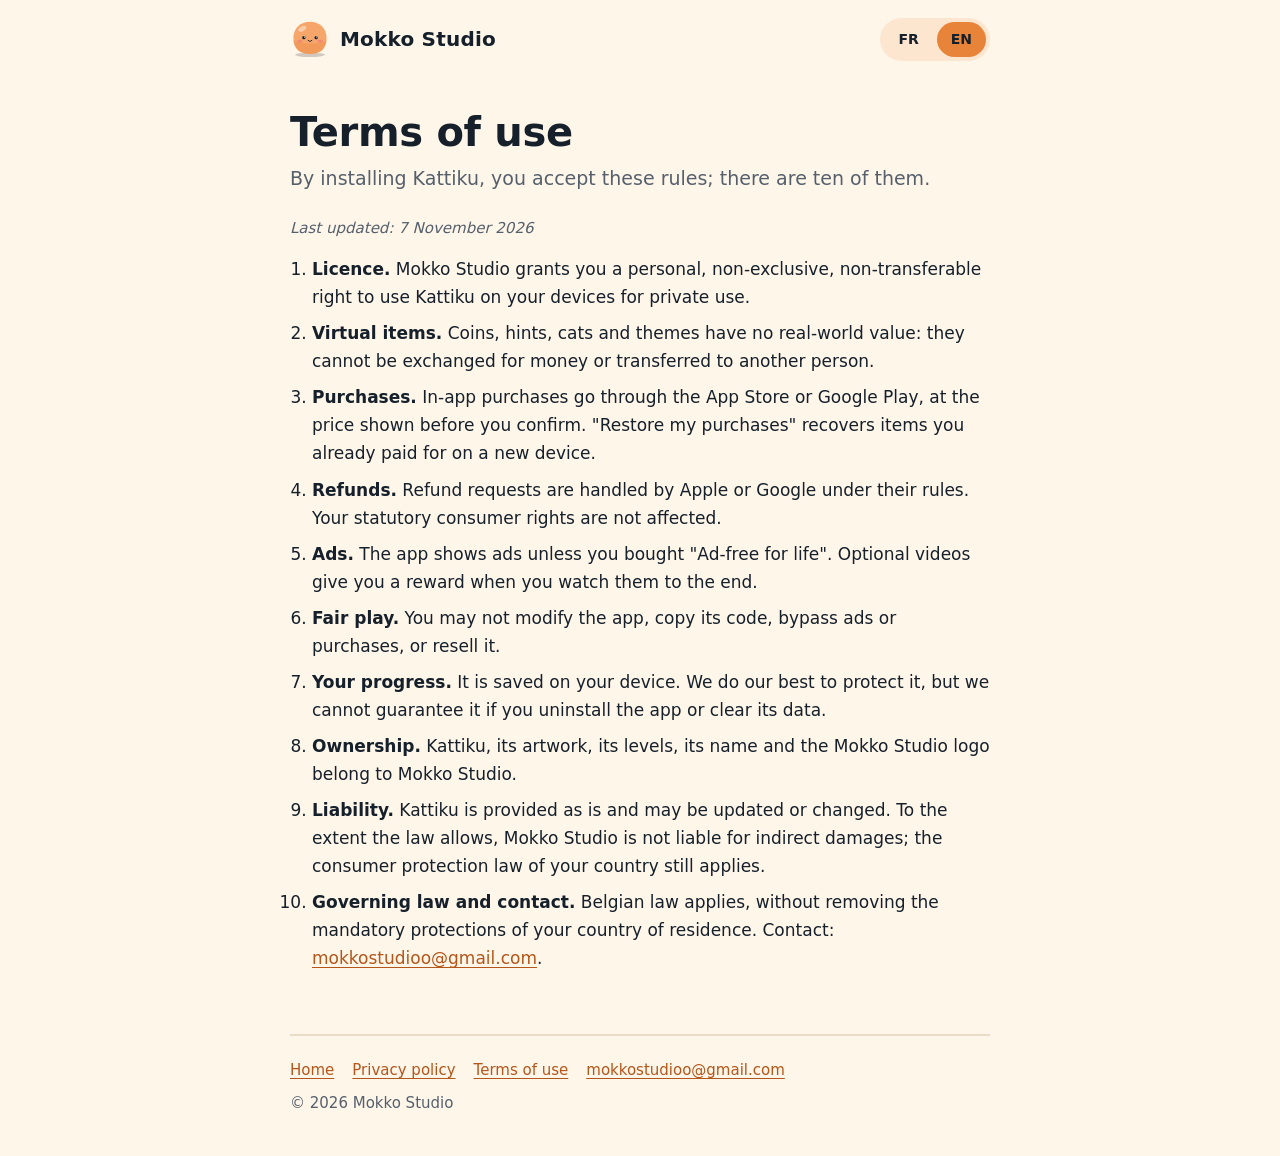
<file: terms.html>
<!doctype html>
<html lang="fr" data-lang="fr">
<head>
<meta charset="utf-8">
<meta name="viewport" content="width=device-width, initial-scale=1">
<title>Conditions d'utilisation · Kattiku · Mokko Studio</title>
<meta name="description" content="Conditions d&#x27;utilisation de Kattiku, édité par Mokko Studio.">
<meta name="color-scheme" content="light dark">
<link rel="icon" href="mokko.svg" type="image/svg+xml">
<link rel="stylesheet" href="style.css">
<script>document.documentElement.className='js';</script>
</head>
<body>
<div class="wrap">
<header class="top">
  <a class="brand" href="index.html"><img src="mokko.svg" alt="" width="40" height="40"><span>Mokko Studio</span></a>
  <div class="lang no-js-hide" role="group" aria-label="Langue / Language">
    <button type="button" data-set="fr" aria-pressed="true">FR</button>
    <button type="button" data-set="en" aria-pressed="false">EN</button>
  </div>
</header>
<main>
<div data-l="fr" lang="fr">
<h1>Conditions d'utilisation</h1>
<p class="lead">En installant Kattiku, tu acceptes ces règles ; elles tiennent en dix points.</p>
<p class="updated">Dernière mise à jour : 7 novembre 2026</p>
<ol>
<li><strong>Licence.</strong> Mokko Studio te donne le droit personnel, non exclusif et non transférable d'utiliser Kattiku sur tes appareils, pour un usage privé.</li>
<li><strong>Objets virtuels.</strong> Les pièces, indices, chats et thèmes n'ont aucune valeur réelle : ils ne s'échangent pas contre de l'argent et ne se transfèrent pas à une autre personne.</li>
<li><strong>Achats.</strong> Les achats intégrés passent par l'App Store ou Google Play, au prix affiché avant la confirmation. Le bouton « Restaurer mes achats » retrouve ceux déjà payés sur un nouvel appareil.</li>
<li><strong>Remboursements.</strong> Les demandes de remboursement sont traitées par Apple ou Google, selon leurs règles. Tes droits de consommateur légaux restent inchangés.</li>
<li><strong>Publicités.</strong> L'appli affiche des pubs, sauf si tu as acheté « Sans pubs à vie ». Les vidéos facultatives te donnent une récompense quand tu les regardes jusqu'au bout.</li>
<li><strong>Fair-play.</strong> Il est interdit de modifier l'appli, de copier son code, de contourner les pubs ou les achats, ou de la revendre.</li>
<li><strong>Ta progression.</strong> Elle est enregistrée sur ton appareil. Nous faisons de notre mieux pour la protéger, mais nous ne pouvons pas la garantir si tu désinstalles l'appli ou effaces ses données.</li>
<li><strong>Propriété.</strong> Kattiku, ses illustrations, ses niveaux, son nom et le logo de Mokko Studio appartiennent à Mokko Studio.</li>
<li><strong>Responsabilité.</strong> Kattiku est fourni tel quel et peut être mis à jour ou modifié. Dans la mesure permise par la loi, Mokko Studio n'est pas responsable des dommages indirects ; la loi protectrice du consommateur de ton pays reste applicable.</li>
<li><strong>Droit applicable et contact.</strong> Le droit belge s'applique, sans retirer les protections obligatoires de ton pays de résidence. Contact : <a href="mailto:mokkostudioo@gmail.com">mokkostudioo@gmail.com</a>.</li>
</ol>
</div>
<div data-l="en" lang="en">
<h1>Terms of use</h1>
<p class="lead">By installing Kattiku, you accept these rules; there are ten of them.</p>
<p class="updated">Last updated: 7 November 2026</p>
<ol>
<li><strong>Licence.</strong> Mokko Studio grants you a personal, non-exclusive, non-transferable right to use Kattiku on your devices for private use.</li>
<li><strong>Virtual items.</strong> Coins, hints, cats and themes have no real-world value: they cannot be exchanged for money or transferred to another person.</li>
<li><strong>Purchases.</strong> In-app purchases go through the App Store or Google Play, at the price shown before you confirm. "Restore my purchases" recovers items you already paid for on a new device.</li>
<li><strong>Refunds.</strong> Refund requests are handled by Apple or Google under their rules. Your statutory consumer rights are not affected.</li>
<li><strong>Ads.</strong> The app shows ads unless you bought "Ad-free for life". Optional videos give you a reward when you watch them to the end.</li>
<li><strong>Fair play.</strong> You may not modify the app, copy its code, bypass ads or purchases, or resell it.</li>
<li><strong>Your progress.</strong> It is saved on your device. We do our best to protect it, but we cannot guarantee it if you uninstall the app or clear its data.</li>
<li><strong>Ownership.</strong> Kattiku, its artwork, its levels, its name and the Mokko Studio logo belong to Mokko Studio.</li>
<li><strong>Liability.</strong> Kattiku is provided as is and may be updated or changed. To the extent the law allows, Mokko Studio is not liable for indirect damages; the consumer protection law of your country still applies.</li>
<li><strong>Governing law and contact.</strong> Belgian law applies, without removing the mandatory protections of your country of residence. Contact: <a href="mailto:mokkostudioo@gmail.com">mokkostudioo@gmail.com</a>.</li>
</ol>
</div>
</main>
<footer>
  <nav>
    <a href="index.html"><span data-l="fr">Accueil</span><span data-l="en">Home</span></a>
    <a href="privacy.html"><span data-l="fr">Politique de confidentialité</span><span data-l="en">Privacy policy</span></a>
    <a href="terms.html"><span data-l="fr">Conditions d'utilisation</span><span data-l="en">Terms of use</span></a>
    <a href="mailto:mokkostudioo@gmail.com">mokkostudioo@gmail.com</a>
  </nav>
  <div>© 2026 Mokko Studio</div>
</footer>
</div>
<script>
(function () {
  var T = { fr: { t: "Conditions d'utilisation · Kattiku · Mokko Studio", d: 'Conditions d&#x27;utilisation de Kattiku, édité par Mokko Studio.' }, en: { t: 'Terms of use · Kattiku · Mokko Studio', d: 'Terms of use for Kattiku, published by Mokko Studio.' } };
  var root = document.documentElement;
  var q = (location.search.match(/[?&]lang=(fr|en)/) || [])[1];
  var lang = q || (((navigator.language || 'fr').slice(0, 2) === 'fr') ? 'fr' : 'en');
  function apply(l) {
    lang = l; root.setAttribute('data-lang', l); root.lang = l;
    document.title = T[l].t;
    var m = document.querySelector('meta[name=description]'); if (m) m.setAttribute('content', T[l].d);
    var bs = document.querySelectorAll('.lang button');
    for (var i = 0; i < bs.length; i++) bs[i].setAttribute('aria-pressed', String(bs[i].getAttribute('data-set') === l));
    var as = document.querySelectorAll('a[href]');
    for (var j = 0; j < as.length; j++) {
      var h = as[j].getAttribute('href');
      if (/^(index|privacy|terms)\.html/.test(h)) { h = h.replace(/\?lang=(fr|en)/, ''); var hash = ''; var k = h.indexOf('#'); if (k >= 0) { hash = h.slice(k); h = h.slice(0, k); } as[j].setAttribute('href', h + '?lang=' + l + hash); }
    }
    try { history.replaceState(null, '', location.pathname + '?lang=' + l + location.hash); } catch (e) {}
  }
  document.addEventListener('click', function (e) { var b = e.target.closest && e.target.closest('[data-set]'); if (b) apply(b.getAttribute('data-set')); });
  apply(lang);
})();
</script>
</body>
</html>
</file>
<file: style.css>
:root {
  --bg: #FFF6EA; --card: #FFFFFF; --ink: #16202B; --muted: #55606C; --line: #EBDCC8;
  --accent: #E8843A; --accent-ink: #9A4A12; --soft: #FDE6CF; --link: #B4561A;
}
@media (prefers-color-scheme: dark) {
  :root { --bg: #16202B; --card: #1F2C3A; --ink: #FFF6EA; --muted: #B7C0C9; --line: #2D3D4E; --accent: #F6A66B; --accent-ink: #F6A66B; --soft: #2A3A4B; --link: #F6A66B; }
}
* { box-sizing: border-box; }
html { -webkit-text-size-adjust: 100%; }
body { margin: 0; background: var(--bg); color: var(--ink); font: 17px/1.65 ui-rounded, "SF Pro Rounded", "Nunito", system-ui, -apple-system, "Segoe UI", Roboto, sans-serif; }
a { color: var(--link); text-underline-offset: 3px; }
a:focus-visible, button:focus-visible { outline: 3px solid var(--accent); outline-offset: 3px; border-radius: 6px; }
.wrap { max-width: 740px; margin: 0 auto; padding: 0 20px; }
header.top { display: flex; align-items: center; justify-content: space-between; gap: 12px; padding: 18px 0; flex-wrap: wrap; }
.brand { display: flex; align-items: center; gap: 10px; color: var(--ink); text-decoration: none; font-weight: 800; font-size: 20px; letter-spacing: .2px; }
.brand img { width: 40px; height: 40px; display: block; }
.lang { display: flex; gap: 4px; padding: 4px; background: var(--soft); border-radius: 999px; }
.lang button { font: inherit; font-size: 14px; font-weight: 700; border: 0; background: transparent; color: var(--ink); padding: 6px 14px; border-radius: 999px; cursor: pointer; min-height: 34px; }
.lang button[aria-pressed="true"] { background: var(--accent); color: #16202B; }
.no-js-hide { display: none; }
.js .no-js-hide { display: flex; }
main { padding: 12px 0 48px; }
h1 { font-size: clamp(30px, 6vw, 40px); line-height: 1.15; margin: 18px 0 8px; letter-spacing: -.3px; }
h2 { font-size: 22px; line-height: 1.3; margin: 34px 0 8px; }
p, ul, ol { margin: 0 0 14px; }
ul, ol { padding-left: 22px; } li { margin-bottom: 8px; }
.lead { font-size: 19px; color: var(--muted); margin-bottom: 22px; }
.updated { color: var(--muted); font-size: 15px; font-style: italic; }
.card { background: var(--card); border: 2px solid var(--line); border-radius: 20px; padding: 20px 22px; margin: 18px 0; }
.card h2 { margin-top: 0; }
.hero { display: flex; align-items: center; gap: 22px; flex-wrap: wrap; margin-top: 10px; }
.hero img { width: 120px; height: auto; flex: none; }
.btn { display: inline-block; background: var(--accent); color: #16202B; font-weight: 800; text-decoration: none; padding: 12px 20px; border-radius: 14px; }
.btn:hover { filter: brightness(1.05); }
.links { display: flex; gap: 10px; flex-wrap: wrap; margin-top: 6px; }
.links a { display: inline-block; padding: 10px 16px; border: 2px solid var(--line); border-radius: 14px; background: var(--card); text-decoration: none; font-weight: 700; }
footer { border-top: 2px solid var(--line); padding: 22px 0 40px; color: var(--muted); font-size: 15px; }
footer nav { display: flex; gap: 6px 18px; flex-wrap: wrap; margin-bottom: 8px; }
.js [data-l] { display: none; }
.js[data-lang="fr"] [data-l="fr"], .js[data-lang="en"] [data-l="en"] { display: block; }
.js[data-lang="fr"] span[data-l="fr"], .js[data-lang="en"] span[data-l="en"] { display: inline; }
html:not(.js) [data-l="en"] { border-top: 3px dashed var(--line); margin-top: 36px; padding-top: 8px; }
@media (max-width: 480px) { body { font-size: 16.5px; } .card { padding: 16px; } .hero img { width: 96px; } }
</file>
